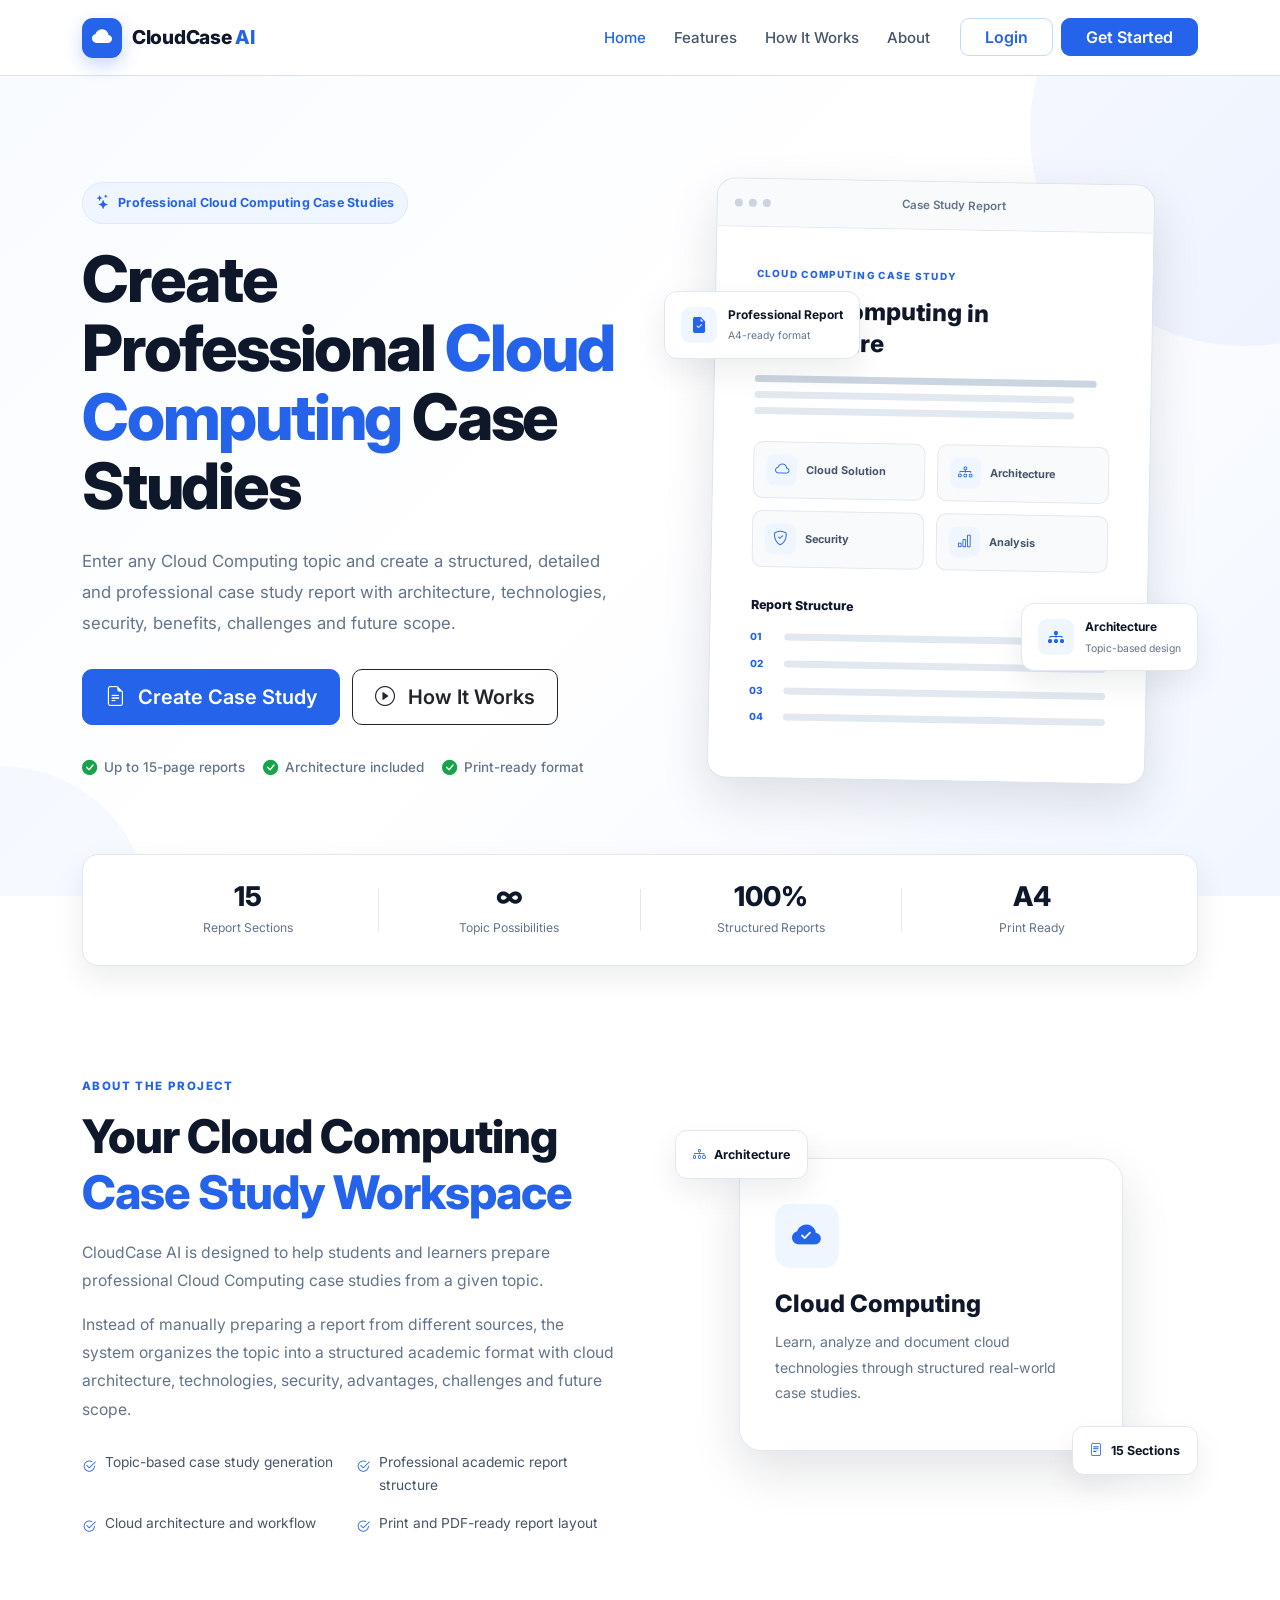
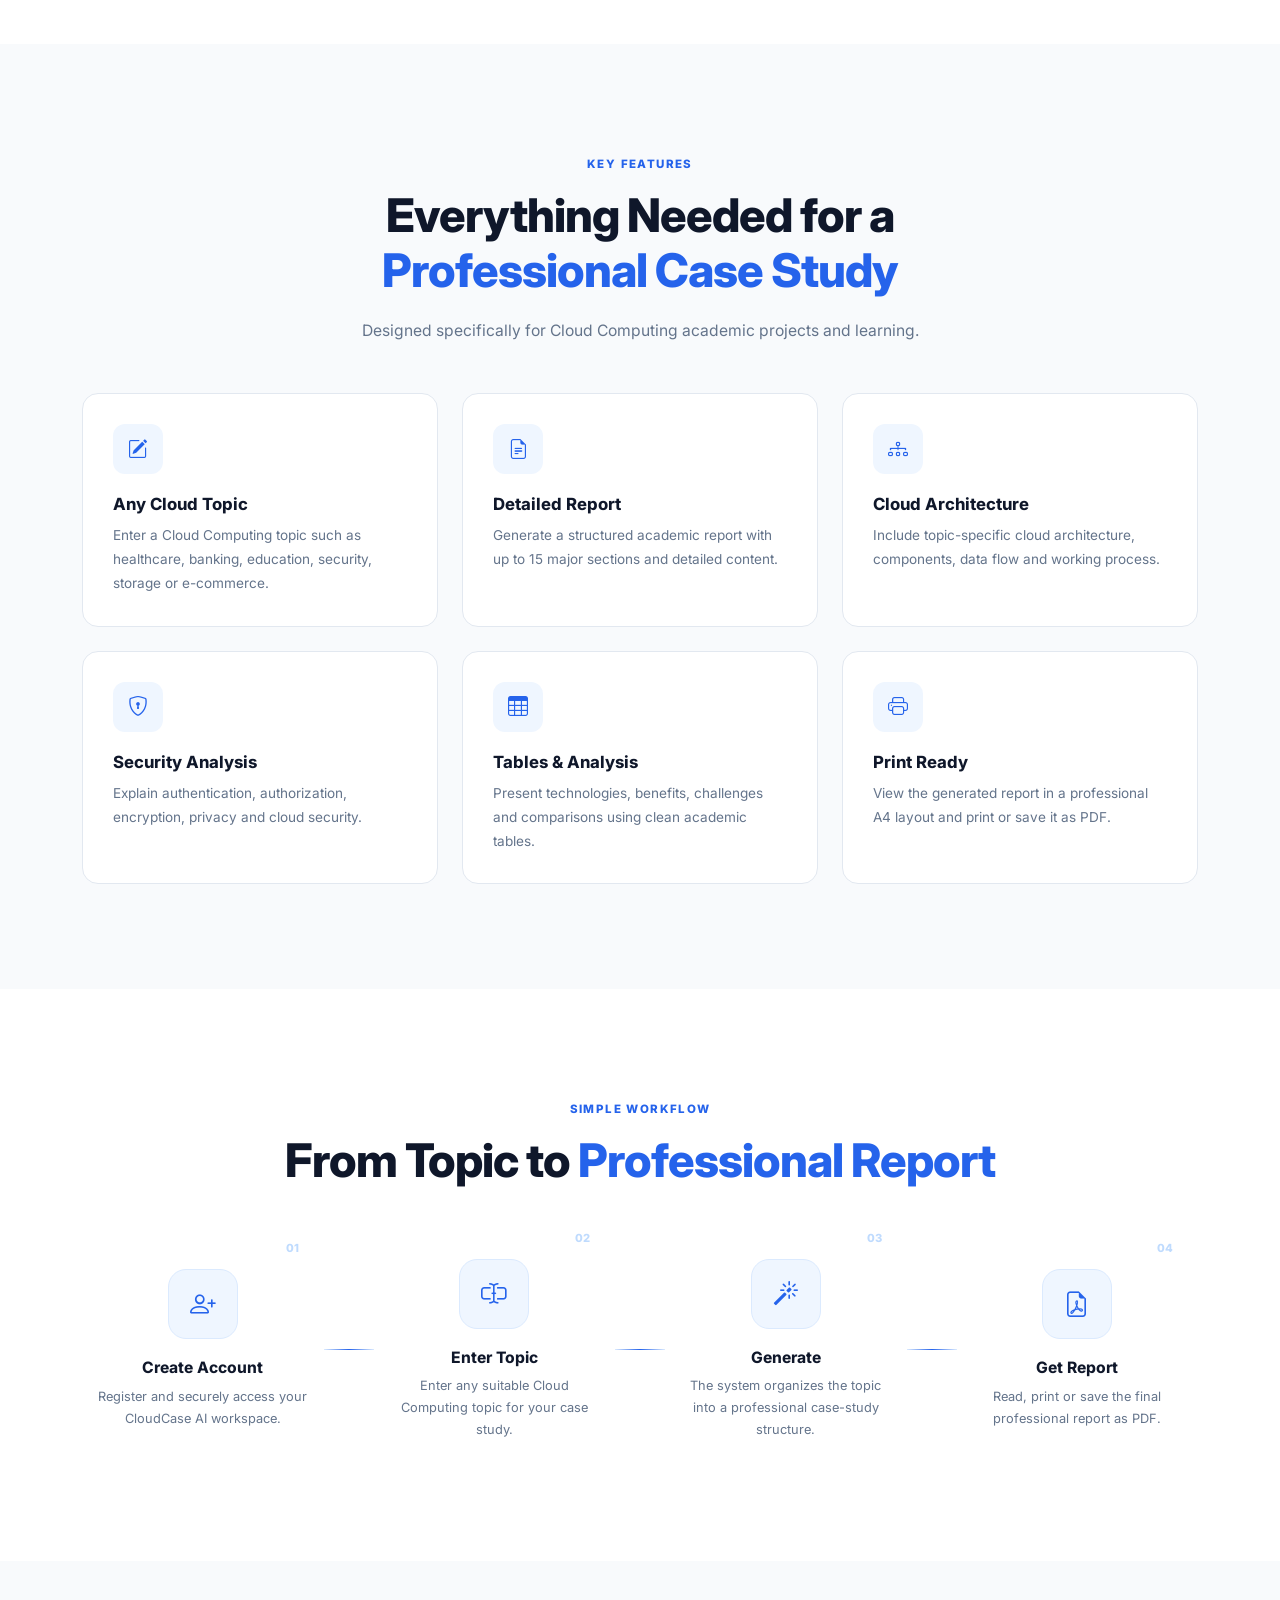
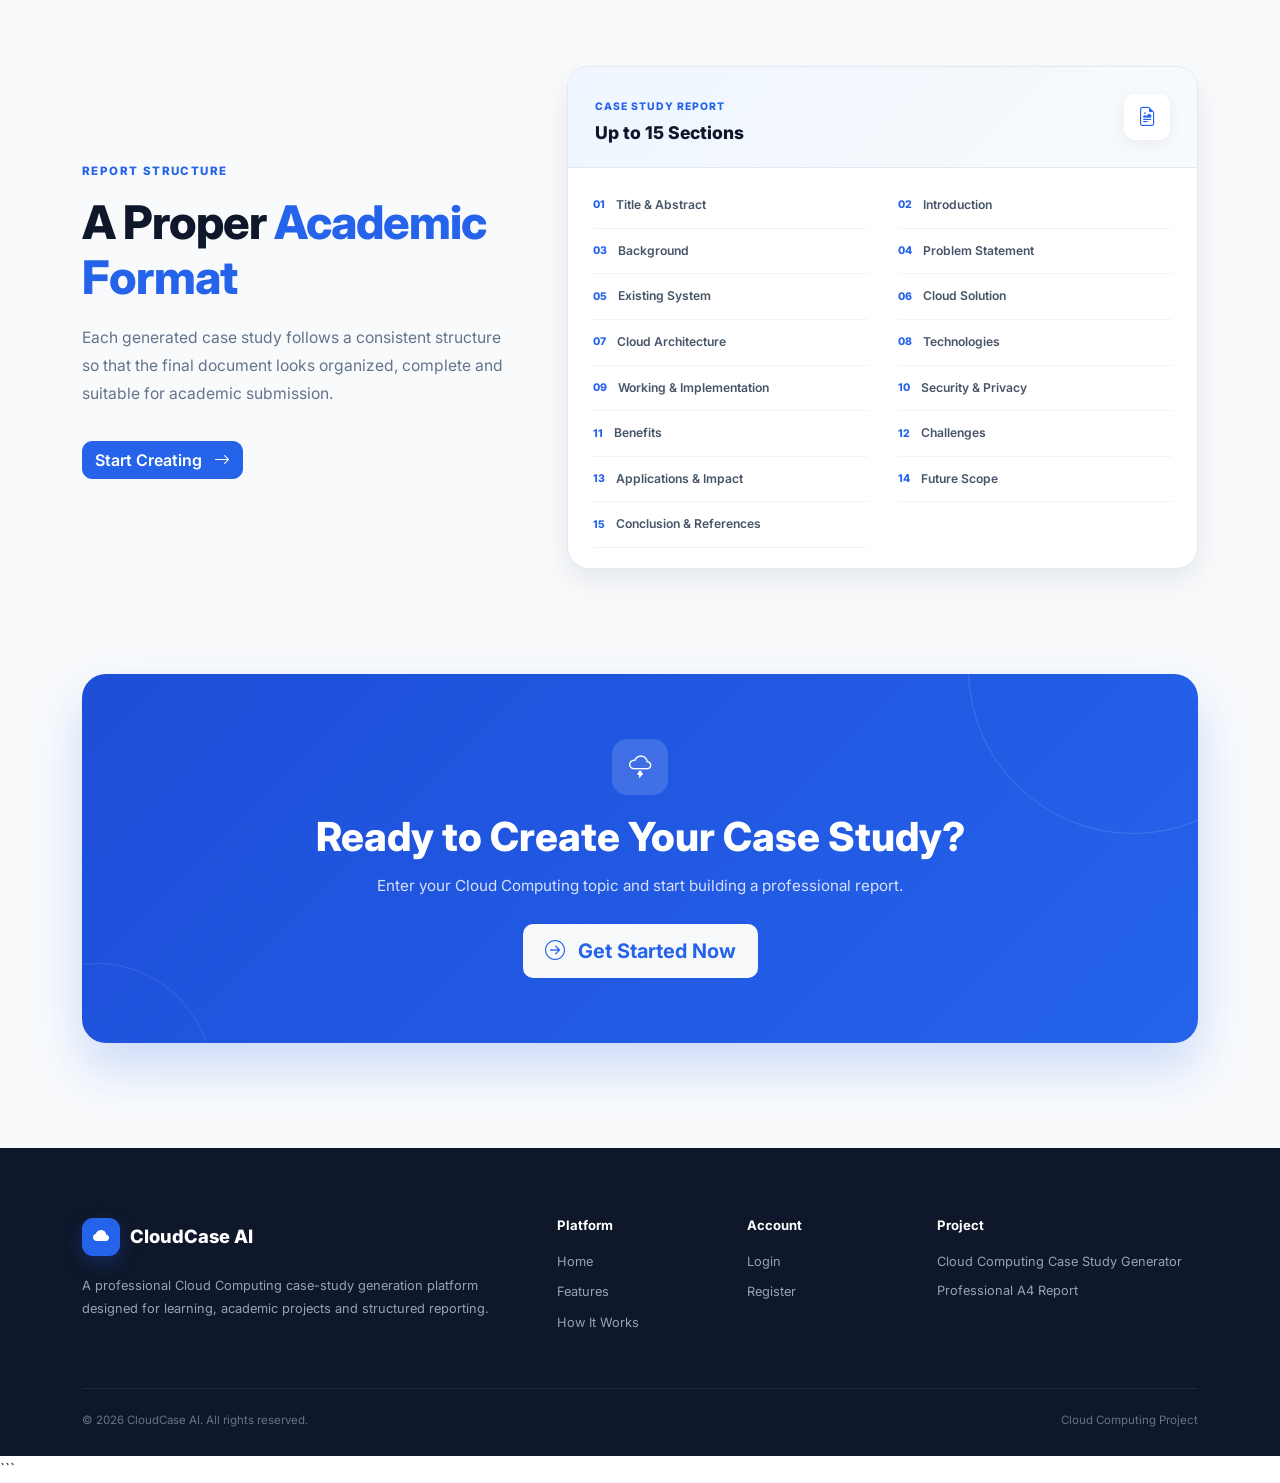
<file: index.html>
<!DOCTYPE html>
<html lang="en">
<head>
    <meta charset="UTF-8">
    <meta name="viewport" content="width=device-width, initial-scale=1.0">

    <meta
        name="description"
        content="CloudCase AI - Professional Cloud Computing Case Study Generator"
    >

    <title>CloudCase AI | Cloud Computing Case Study Generator</title>

    <!-- Bootstrap -->
    <link
        href="https://cdn.jsdelivr.net/npm/bootstrap@5.3.3/dist/css/bootstrap.min.css"
        rel="stylesheet"
    >

    <!-- Bootstrap Icons -->
    <link
        href="https://cdn.jsdelivr.net/npm/bootstrap-icons@1.11.3/font/bootstrap-icons.min.css"
        rel="stylesheet"
    >

    <!-- Google Font -->
    <link
        href="https://fonts.googleapis.com/css2?family=Inter:wght@400;500;600;700;800&display=swap"
        rel="stylesheet"
    >

    <!-- Main CSS -->
    <link rel="stylesheet" href="css/style.css">
</head>

<body>

<!-- =========================================================
     NAVBAR
========================================================= -->

<nav class="navbar navbar-expand-lg navbar-light bg-white border-bottom sticky-top">

    <div class="container">

        <a
            class="navbar-brand d-flex align-items-center"
            href="index.html"
        >

            <span class="brand-icon">
                <i class="bi bi-cloud-fill"></i>
            </span>

            <span class="brand-text">
                CloudCase <span>AI</span>
            </span>

        </a>


        <button
            class="navbar-toggler"
            type="button"
            data-bs-toggle="collapse"
            data-bs-target="#mainNavbar"
            aria-controls="mainNavbar"
            aria-expanded="false"
            aria-label="Toggle navigation"
        >

            <span class="navbar-toggler-icon"></span>

        </button>


        <div
            class="collapse navbar-collapse"
            id="mainNavbar"
        >

            <ul class="navbar-nav ms-auto align-items-lg-center">

                <li class="nav-item">
                    <a
                        class="nav-link active"
                        href="index.html"
                    >
                        Home
                    </a>
                </li>

                <li class="nav-item">
                    <a
                        class="nav-link"
                        href="#features"
                    >
                        Features
                    </a>
                </li>

                <li class="nav-item">
                    <a
                        class="nav-link"
                        href="#how-it-works"
                    >
                        How It Works
                    </a>
                </li>

                <li class="nav-item">
                    <a
                        class="nav-link"
                        href="#about"
                    >
                        About
                    </a>
                </li>

                <li class="nav-item ms-lg-3 mt-2 mt-lg-0">

                    <a
                        href="login.html"
                        class="btn btn-outline-primary px-4"
                    >
                        Login
                    </a>

                </li>

                <li class="nav-item ms-lg-2 mt-2 mt-lg-0">

                    <a
                        href="register.html"
                        class="btn btn-primary px-4"
                    >
                        Get Started
                    </a>

                </li>

            </ul>

        </div>

    </div>

</nav>


<!-- =========================================================
     HERO SECTION
========================================================= -->

<section class="hero-section">

    <div class="container">

        <div class="row align-items-center g-5">

            <!-- Hero Content -->

            <div class="col-lg-6">

                <div class="hero-badge">

                    <i class="bi bi-stars"></i>

                    Professional Cloud Computing Case Studies

                </div>


                <h1 class="hero-title">

                    Create Professional

                    <span>Cloud Computing</span>

                    Case Studies

                </h1>


                <p class="hero-description">

                    Enter any Cloud Computing topic and create a
                    structured, detailed and professional case study
                    report with architecture, technologies, security,
                    benefits, challenges and future scope.

                </p>


                <div class="hero-buttons">

                    <a
                        href="register.html"
                        class="btn btn-primary btn-lg"
                    >

                        <i class="bi bi-file-earmark-text me-2"></i>

                        Create Case Study

                    </a>


                    <a
                        href="#how-it-works"
                        class="btn btn-outline-dark btn-lg"
                    >

                        <i class="bi bi-play-circle me-2"></i>

                        How It Works

                    </a>

                </div>


                <div class="hero-trust">

                    <div class="trust-item">

                        <i class="bi bi-check-circle-fill"></i>

                        Up to 15-page reports

                    </div>

                    <div class="trust-item">

                        <i class="bi bi-check-circle-fill"></i>

                        Architecture included

                    </div>

                    <div class="trust-item">

                        <i class="bi bi-check-circle-fill"></i>

                        Print-ready format

                    </div>

                </div>

            </div>


            <!-- Hero Report Preview -->

            <div class="col-lg-6">

                <div class="report-preview">

                    <div class="report-window">

                        <div class="window-top">

                            <div class="window-dots">

                                <span></span>
                                <span></span>
                                <span></span>

                            </div>

                            <span class="window-title">
                                Case Study Report
                            </span>

                        </div>


                        <div class="paper-preview">

                            <div class="paper-label">
                                CLOUD COMPUTING CASE STUDY
                            </div>


                            <h3>
                                Cloud Computing in Healthcare
                            </h3>


                            <div class="paper-line large"></div>

                            <div class="paper-line"></div>

                            <div class="paper-line"></div>


                            <div class="preview-grid">

                                <div>

                                    <div class="mini-icon">
                                        <i class="bi bi-cloud"></i>
                                    </div>

                                    <strong>
                                        Cloud Solution
                                    </strong>

                                </div>


                                <div>

                                    <div class="mini-icon">
                                        <i class="bi bi-diagram-3"></i>
                                    </div>

                                    <strong>
                                        Architecture
                                    </strong>

                                </div>


                                <div>

                                    <div class="mini-icon">
                                        <i class="bi bi-shield-check"></i>
                                    </div>

                                    <strong>
                                        Security
                                    </strong>

                                </div>


                                <div>

                                    <div class="mini-icon">
                                        <i class="bi bi-bar-chart"></i>
                                    </div>

                                    <strong>
                                        Analysis
                                    </strong>

                                </div>

                            </div>


                            <div class="preview-heading">
                                Report Structure
                            </div>


                            <div class="structure-row">

                                <span>01</span>
                                <div></div>

                            </div>

                            <div class="structure-row">

                                <span>02</span>
                                <div></div>

                            </div>

                            <div class="structure-row">

                                <span>03</span>
                                <div></div>

                            </div>

                            <div class="structure-row">

                                <span>04</span>
                                <div></div>

                            </div>

                        </div>

                    </div>


                    <div class="floating-card floating-card-one">

                        <i class="bi bi-file-earmark-check-fill"></i>

                        <div>

                            <strong>
                                Professional Report
                            </strong>

                            <small>
                                A4-ready format
                            </small>

                        </div>

                    </div>


                    <div class="floating-card floating-card-two">

                        <i class="bi bi-diagram-3-fill"></i>

                        <div>

                            <strong>
                                Architecture
                            </strong>

                            <small>
                                Topic-based design
                            </small>

                        </div>

                    </div>

                </div>

            </div>

        </div>

    </div>

</section>


<!-- =========================================================
     STATS
========================================================= -->

<section class="stats-section">

    <div class="container">

        <div class="stats-box">

            <div class="stat-item">

                <strong>
                    15
                </strong>

                <span>
                    Report Sections
                </span>

            </div>


            <div class="stat-divider"></div>


            <div class="stat-item">

                <strong>
                    ∞
                </strong>

                <span>
                    Topic Possibilities
                </span>

            </div>


            <div class="stat-divider"></div>


            <div class="stat-item">

                <strong>
                    100%
                </strong>

                <span>
                    Structured Reports
                </span>

            </div>


            <div class="stat-divider"></div>


            <div class="stat-item">

                <strong>
                    A4
                </strong>

                <span>
                    Print Ready
                </span>

            </div>

        </div>

    </div>

</section>


<!-- =========================================================
     ABOUT
========================================================= -->

<section
    class="section-padding about-section"
    id="about"
>

    <div class="container">

        <div class="row align-items-center g-5">

            <div class="col-lg-6">

                <div class="section-label">
                    ABOUT THE PROJECT
                </div>


                <h2 class="section-title">

                    Your Cloud Computing
                    <span>Case Study Workspace</span>

                </h2>


                <p class="section-description">

                    CloudCase AI is designed to help students and
                    learners prepare professional Cloud Computing
                    case studies from a given topic.

                </p>


                <p class="section-description">

                    Instead of manually preparing a report from
                    different sources, the system organizes the
                    topic into a structured academic format with
                    cloud architecture, technologies, security,
                    advantages, challenges and future scope.

                </p>


                <div class="about-points">

                    <div class="about-point">

                        <i class="bi bi-check2-circle"></i>

                        <span>
                            Topic-based case study generation
                        </span>

                    </div>


                    <div class="about-point">

                        <i class="bi bi-check2-circle"></i>

                        <span>
                            Professional academic report structure
                        </span>

                    </div>


                    <div class="about-point">

                        <i class="bi bi-check2-circle"></i>

                        <span>
                            Cloud architecture and workflow
                        </span>

                    </div>


                    <div class="about-point">

                        <i class="bi bi-check2-circle"></i>

                        <span>
                            Print and PDF-ready report layout
                        </span>

                    </div>

                </div>

            </div>


            <div class="col-lg-6">

                <div class="about-visual">

                    <div class="about-main-card">

                        <div class="about-card-icon">

                            <i class="bi bi-cloud-check-fill"></i>

                        </div>


                        <h4>
                            Cloud Computing
                        </h4>


                        <p>
                            Learn, analyze and document cloud
                            technologies through structured
                            real-world case studies.
                        </p>

                    </div>


                    <div class="about-small-card about-small-one">

                        <i class="bi bi-diagram-3"></i>

                        <span>
                            Architecture
                        </span>

                    </div>


                    <div class="about-small-card about-small-two">

                        <i class="bi bi-file-text"></i>

                        <span>
                            15 Sections
                        </span>

                    </div>


                    <div class="about-circle">

                        <i class="bi bi-cloud"></i>

                    </div>

                </div>

            </div>

        </div>

    </div>

</section>


<!-- =========================================================
     FEATURES
========================================================= -->

<section
    class="section-padding features-section"
    id="features"
>

    <div class="container">

        <div class="section-heading text-center">

            <div class="section-label">
                KEY FEATURES
            </div>


            <h2 class="section-title">

                Everything Needed for a
                <span>Professional Case Study</span>

            </h2>


            <p class="section-description mx-auto">

                Designed specifically for Cloud Computing
                academic projects and learning.

            </p>

        </div>


        <div class="row g-4 mt-4">

            <!-- Feature 1 -->

            <div class="col-md-6 col-lg-4">

                <div class="feature-card">

                    <div class="feature-icon">
                        <i class="bi bi-pencil-square"></i>
                    </div>

                    <h4>
                        Any Cloud Topic
                    </h4>

                    <p>
                        Enter a Cloud Computing topic such as
                        healthcare, banking, education, security,
                        storage or e-commerce.
                    </p>

                </div>

            </div>


            <!-- Feature 2 -->

            <div class="col-md-6 col-lg-4">

                <div class="feature-card">

                    <div class="feature-icon">
                        <i class="bi bi-file-earmark-text"></i>
                    </div>

                    <h4>
                        Detailed Report
                    </h4>

                    <p>
                        Generate a structured academic report with
                        up to 15 major sections and detailed content.
                    </p>

                </div>

            </div>


            <!-- Feature 3 -->

            <div class="col-md-6 col-lg-4">

                <div class="feature-card">

                    <div class="feature-icon">
                        <i class="bi bi-diagram-3"></i>
                    </div>

                    <h4>
                        Cloud Architecture
                    </h4>

                    <p>
                        Include topic-specific cloud architecture,
                        components, data flow and working process.
                    </p>

                </div>

            </div>


            <!-- Feature 4 -->

            <div class="col-md-6 col-lg-4">

                <div class="feature-card">

                    <div class="feature-icon">
                        <i class="bi bi-shield-lock"></i>
                    </div>

                    <h4>
                        Security Analysis
                    </h4>

                    <p>
                        Explain authentication, authorization,
                        encryption, privacy and cloud security.
                    </p>

                </div>

            </div>


            <!-- Feature 5 -->

            <div class="col-md-6 col-lg-4">

                <div class="feature-card">

                    <div class="feature-icon">
                        <i class="bi bi-table"></i>
                    </div>

                    <h4>
                        Tables & Analysis
                    </h4>

                    <p>
                        Present technologies, benefits, challenges
                        and comparisons using clean academic tables.
                    </p>

                </div>

            </div>


            <!-- Feature 6 -->

            <div class="col-md-6 col-lg-4">

                <div class="feature-card">

                    <div class="feature-icon">
                        <i class="bi bi-printer"></i>
                    </div>

                    <h4>
                        Print Ready
                    </h4>

                    <p>
                        View the generated report in a professional
                        A4 layout and print or save it as PDF.
                    </p>

                </div>

            </div>

        </div>

    </div>

</section>


<!-- =========================================================
     HOW IT WORKS
========================================================= -->

<section
    class="section-padding workflow-section"
    id="how-it-works"
>

    <div class="container">

        <div class="section-heading text-center">

            <div class="section-label">
                SIMPLE WORKFLOW
            </div>


            <h2 class="section-title">

                From Topic to
                <span>Professional Report</span>

            </h2>

        </div>


        <div class="workflow">

            <!-- Step 1 -->

            <div class="workflow-step">

                <div class="workflow-number">
                    01
                </div>

                <div class="workflow-icon">
                    <i class="bi bi-person-plus"></i>
                </div>

                <h4>
                    Create Account
                </h4>

                <p>
                    Register and securely access your
                    CloudCase AI workspace.
                </p>

            </div>


            <div class="workflow-line"></div>


            <!-- Step 2 -->

            <div class="workflow-step">

                <div class="workflow-number">
                    02
                </div>

                <div class="workflow-icon">
                    <i class="bi bi-input-cursor-text"></i>
                </div>

                <h4>
                    Enter Topic
                </h4>

                <p>
                    Enter any suitable Cloud Computing
                    topic for your case study.
                </p>

            </div>


            <div class="workflow-line"></div>


            <!-- Step 3 -->

            <div class="workflow-step">

                <div class="workflow-number">
                    03
                </div>

                <div class="workflow-icon">
                    <i class="bi bi-magic"></i>
                </div>

                <h4>
                    Generate
                </h4>

                <p>
                    The system organizes the topic into
                    a professional case-study structure.
                </p>

            </div>


            <div class="workflow-line"></div>


            <!-- Step 4 -->

            <div class="workflow-step">

                <div class="workflow-number">
                    04
                </div>

                <div class="workflow-icon">
                    <i class="bi bi-file-earmark-pdf"></i>
                </div>

                <h4>
                    Get Report
                </h4>

                <p>
                    Read, print or save the final
                    professional report as PDF.
                </p>

            </div>

        </div>

    </div>

</section>


<!-- =========================================================
     REPORT STRUCTURE
========================================================= -->

<section class="section-padding structure-section">

    <div class="container">

        <div class="row align-items-center g-5">

            <div class="col-lg-5">

                <div class="section-label">
                    REPORT STRUCTURE
                </div>


                <h2 class="section-title">

                    A Proper
                    <span>Academic Format</span>

                </h2>


                <p class="section-description">

                    Each generated case study follows a consistent
                    structure so that the final document looks
                    organized, complete and suitable for academic
                    submission.

                </p>


                <a
                    href="register.html"
                    class="btn btn-primary mt-3"
                >

                    Start Creating

                    <i class="bi bi-arrow-right ms-2"></i>

                </a>

            </div>


            <div class="col-lg-7">

                <div class="structure-card">

                    <div class="structure-card-header">

                        <div>

                            <small>
                                CASE STUDY REPORT
                            </small>

                            <h4>
                                Up to 15 Sections
                            </h4>

                        </div>

                        <i class="bi bi-file-earmark-richtext"></i>

                    </div>


                    <div class="report-sections">

                        <div class="report-section-item">
                            <span>01</span>
                            <strong>Title & Abstract</strong>
                        </div>

                        <div class="report-section-item">
                            <span>02</span>
                            <strong>Introduction</strong>
                        </div>

                        <div class="report-section-item">
                            <span>03</span>
                            <strong>Background</strong>
                        </div>

                        <div class="report-section-item">
                            <span>04</span>
                            <strong>Problem Statement</strong>
                        </div>

                        <div class="report-section-item">
                            <span>05</span>
                            <strong>Existing System</strong>
                        </div>

                        <div class="report-section-item">
                            <span>06</span>
                            <strong>Cloud Solution</strong>
                        </div>

                        <div class="report-section-item">
                            <span>07</span>
                            <strong>Cloud Architecture</strong>
                        </div>

                        <div class="report-section-item">
                            <span>08</span>
                            <strong>Technologies</strong>
                        </div>

                        <div class="report-section-item">
                            <span>09</span>
                            <strong>Working & Implementation</strong>
                        </div>

                        <div class="report-section-item">
                            <span>10</span>
                            <strong>Security & Privacy</strong>
                        </div>

                        <div class="report-section-item">
                            <span>11</span>
                            <strong>Benefits</strong>
                        </div>

                        <div class="report-section-item">
                            <span>12</span>
                            <strong>Challenges</strong>
                        </div>

                        <div class="report-section-item">
                            <span>13</span>
                            <strong>Applications & Impact</strong>
                        </div>

                        <div class="report-section-item">
                            <span>14</span>
                            <strong>Future Scope</strong>
                        </div>

                        <div class="report-section-item">
                            <span>15</span>
                            <strong>Conclusion & References</strong>
                        </div>

                    </div>

                </div>

            </div>

        </div>

    </div>

</section>


<!-- =========================================================
     CTA
========================================================= -->

<section class="cta-section">

    <div class="container">

        <div class="cta-box">

            <div class="cta-content">

                <div class="cta-icon">
                    <i class="bi bi-cloud-lightning"></i>
                </div>


                <h2>
                    Ready to Create Your Case Study?
                </h2>


                <p>
                    Enter your Cloud Computing topic and
                    start building a professional report.
                </p>


                <a
                    href="register.html"
                    class="btn btn-light btn-lg"
                >

                    <i class="bi bi-arrow-right-circle me-2"></i>

                    Get Started Now

                </a>

            </div>

        </div>

    </div>

</section>


<!-- =========================================================
     FOOTER
========================================================= -->

<footer class="footer">

    <div class="container">

        <div class="row g-4">

            <div class="col-lg-5">

                <a
                    href="index.html"
                    class="footer-brand"
                >

                    <span class="brand-icon">
                        <i class="bi bi-cloud-fill"></i>
                    </span>

                    CloudCase AI

                </a>


                <p class="footer-description">

                    A professional Cloud Computing case-study
                    generation platform designed for learning,
                    academic projects and structured reporting.

                </p>

            </div>


            <div class="col-6 col-lg-2">

                <h6>
                    Platform
                </h6>

                <a href="index.html">
                    Home
                </a>

                <a href="#features">
                    Features
                </a>

                <a href="#how-it-works">
                    How It Works
                </a>

            </div>


            <div class="col-6 col-lg-2">

                <h6>
                    Account
                </h6>

                <a href="login.html">
                    Login
                </a>

                <a href="register.html">
                    Register
                </a>

            </div>


            <div class="col-lg-3">

                <h6>
                    Project
                </h6>

                <p>
                    Cloud Computing
                    Case Study Generator
                </p>

                <p>
                    Professional A4 Report
                </p>

            </div>

        </div>


        <div class="footer-bottom">

            <span>
                © 2026 CloudCase AI. All rights reserved.
            </span>

            <span>
                Cloud Computing Project
            </span>

        </div>

    </div>

</footer>


<!-- Bootstrap JS -->

<script
    src="https://cdn.jsdelivr.net/npm/bootstrap@5.3.3/dist/js/bootstrap.bundle.min.js">
</script>

</body>
</html>
```
</file>
<file: css/style.css>
/* =========================================================
   CLOUDCASE AI
   MAIN PROFESSIONAL STYLESHEET
========================================================= */

:root {
    --primary: #2563eb;
    --primary-dark: #1d4ed8;
    --primary-light: #eff6ff;

    --dark: #0f172a;
    --dark-soft: #1e293b;

    --text: #334155;
    --muted: #64748b;

    --white: #ffffff;
    --light: #f8fafc;
    --border: #e2e8f0;

    --success: #16a34a;

    --shadow-sm: 0 4px 15px rgba(15, 23, 42, 0.06);
    --shadow-md: 0 12px 30px rgba(15, 23, 42, 0.08);
    --shadow-lg: 0 20px 50px rgba(15, 23, 42, 0.12);

    --radius-sm: 10px;
    --radius-md: 16px;
    --radius-lg: 22px;
}


/* =========================================================
   GLOBAL
========================================================= */

* {
    margin: 0;
    padding: 0;
    box-sizing: border-box;
}

html {
    scroll-behavior: smooth;
}

body {
    font-family: "Inter", sans-serif;
    color: var(--text);
    background: var(--white);
    line-height: 1.7;
    overflow-x: hidden;
}

a {
    text-decoration: none;
}

button,
input,
textarea,
select {
    font-family: inherit;
}

img {
    max-width: 100%;
    display: block;
}


/* =========================================================
   NAVBAR
========================================================= */

.navbar {
    min-height: 76px;
    background: rgba(255, 255, 255, 0.97) !important;
    z-index: 1000;
}

.navbar-brand {
    gap: 10px;
}

.brand-icon {
    width: 40px;
    height: 40px;

    display: inline-flex;
    align-items: center;
    justify-content: center;

    background: var(--primary);
    color: var(--white);

    border-radius: 11px;

    font-size: 1.25rem;

    box-shadow:
        0 7px 18px rgba(37, 99, 235, 0.25);
}

.brand-text {
    color: var(--dark);
    font-size: 1.2rem;
    font-weight: 800;
    letter-spacing: -0.3px;
}

.brand-text span {
    color: var(--primary);
}

.navbar .nav-link {
    color: #475569;
    font-size: 0.94rem;
    font-weight: 500;
    padding: 9px 14px !important;
    transition: 0.2s ease;
}

.navbar .nav-link:hover,
.navbar .nav-link.active {
    color: var(--primary);
}

.navbar .btn {
    font-weight: 600;
    border-radius: 9px;
}

.navbar-toggler {
    border: 1px solid var(--border);
    padding: 7px 9px;
}

.navbar-toggler:focus {
    box-shadow: 0 0 0 3px rgba(37, 99, 235, 0.1);
}


/* =========================================================
   BUTTONS
========================================================= */

.btn {
    font-weight: 600;
    border-radius: 10px;
    transition:
        transform 0.2s ease,
        box-shadow 0.2s ease,
        background 0.2s ease;
}

.btn-primary {
    background: var(--primary);
    border-color: var(--primary);
}

.btn-primary:hover {
    background: var(--primary-dark);
    border-color: var(--primary-dark);

    transform: translateY(-2px);

    box-shadow:
        0 10px 22px rgba(37, 99, 235, 0.22);
}

.btn-outline-primary {
    border-color: #bfdbfe;
    color: var(--primary);
}

.btn-outline-primary:hover {
    background: var(--primary);
    border-color: var(--primary);
}

.btn-outline-dark:hover {
    transform: translateY(-2px);
}


/* =========================================================
   HERO SECTION
========================================================= */

.hero-section {
    position: relative;
    overflow: hidden;

    padding: 105px 0 115px;

    background:
        linear-gradient(
            135deg,
            #f8fbff 0%,
            #ffffff 50%,
            #f1f6ff 100%
        );
}

.hero-section::before {
    content: "";

    position: absolute;

    width: 430px;
    height: 430px;

    right: -180px;
    top: -160px;

    border-radius: 50%;

    background: rgba(37, 99, 235, 0.05);

    pointer-events: none;
}

.hero-section::after {
    content: "";

    position: absolute;

    width: 300px;
    height: 300px;

    left: -150px;
    bottom: -170px;

    border-radius: 50%;

    background: rgba(59, 130, 246, 0.04);

    pointer-events: none;
}


/* =========================================================
   HERO CONTENT
========================================================= */

.hero-badge {
    display: inline-flex;
    align-items: center;
    gap: 8px;

    padding: 8px 13px;

    margin-bottom: 20px;

    background: var(--primary-light);
    color: var(--primary);

    border: 1px solid #dbeafe;

    border-radius: 30px;

    font-size: 0.78rem;
    font-weight: 700;

    letter-spacing: 0.2px;
}

.hero-badge i {
    font-size: 0.9rem;
}

.hero-title {
    max-width: 650px;

    color: var(--dark);

    font-size: clamp(2.5rem, 5vw, 4.25rem);

    line-height: 1.08;

    font-weight: 800;

    letter-spacing: -2.2px;

    margin-bottom: 25px;
}

.hero-title span {
    display: inline;

    color: var(--primary);
}

.hero-description {
    max-width: 620px;

    color: var(--muted);

    font-size: 1.05rem;

    line-height: 1.85;

    margin-bottom: 30px;
}

.hero-buttons {
    display: flex;
    flex-wrap: wrap;
    gap: 12px;
}

.hero-buttons .btn {
    padding: 12px 22px;
}

.hero-trust {
    display: flex;
    flex-wrap: wrap;
    gap: 18px;

    margin-top: 30px;
}

.trust-item {
    display: flex;
    align-items: center;
    gap: 7px;

    color: #64748b;

    font-size: 0.84rem;
    font-weight: 500;
}

.trust-item i {
    color: var(--success);
    font-size: 0.95rem;
}


/* =========================================================
   REPORT PREVIEW
========================================================= */

.report-preview {
    position: relative;

    width: 100%;
    max-width: 560px;

    min-height: 590px;

    margin: auto;

    display: flex;
    align-items: center;
    justify-content: center;
}

.report-window {
    width: 82%;

    background: var(--white);

    border: 1px solid #dbe4ef;

    border-radius: 18px;

    overflow: hidden;

    box-shadow: var(--shadow-lg);

    transform: rotate(1deg);

    position: relative;

    z-index: 2;
}

.window-top {
    height: 48px;

    display: flex;
    align-items: center;

    padding: 0 17px;

    border-bottom: 1px solid var(--border);

    background: #f8fafc;
}

.window-dots {
    display: flex;
    gap: 6px;
}

.window-dots span {
    width: 8px;
    height: 8px;

    border-radius: 50%;

    background: #cbd5e1;
}

.window-title {
    margin-left: auto;
    margin-right: auto;

    color: #64748b;

    font-size: 0.72rem;
    font-weight: 600;
}

.paper-preview {
    padding: 38px 40px 42px;

    min-height: 500px;

    background: #ffffff;
}

.paper-label {
    color: var(--primary);

    font-size: 0.62rem;
    font-weight: 800;

    letter-spacing: 1.3px;

    margin-bottom: 12px;
}

.paper-preview h3 {
    color: var(--dark);

    font-size: 1.5rem;
    line-height: 1.35;

    font-weight: 800;

    margin-bottom: 16px;
}

.paper-line {
    height: 7px;

    width: 90%;

    margin-bottom: 9px;

    border-radius: 20px;

    background: #e2e8f0;
}

.paper-line.large {
    width: 96%;
    background: #cbd5e1;
}

.preview-grid {
    display: grid;

    grid-template-columns: repeat(2, 1fr);

    gap: 12px;

    margin: 27px 0;
}

.preview-grid > div {
    display: flex;
    align-items: center;
    gap: 9px;

    padding: 12px;

    border: 1px solid #e2e8f0;

    border-radius: 10px;

    background: #f8fafc;
}

.preview-grid strong {
    color: #475569;

    font-size: 0.68rem;

    font-weight: 700;
}

.mini-icon {
    width: 31px;
    height: 31px;

    flex-shrink: 0;

    display: flex;
    align-items: center;
    justify-content: center;

    background: var(--primary-light);

    color: var(--primary);

    border-radius: 8px;

    font-size: 0.9rem;
}

.preview-heading {
    color: var(--dark);

    font-size: 0.78rem;
    font-weight: 800;

    margin-bottom: 13px;
}

.structure-row {
    display: flex;
    align-items: center;

    gap: 10px;

    margin-bottom: 10px;
}

.structure-row span {
    width: 24px;

    color: var(--primary);

    font-size: 0.62rem;
    font-weight: 800;
}

.structure-row div {
    height: 7px;

    flex: 1;

    border-radius: 20px;

    background: #e2e8f0;
}

.structure-row:nth-child(3) div {
    width: 75%;
}

.structure-row:nth-child(4) div {
    width: 90%;
}


/* =========================================================
   FLOATING CARDS
========================================================= */

.floating-card {
    position: absolute;

    display: flex;
    align-items: center;

    gap: 11px;

    padding: 13px 16px;

    background: var(--white);

    border: 1px solid #e2e8f0;

    border-radius: 13px;

    box-shadow: var(--shadow-md);

    z-index: 3;
}

.floating-card i {
    width: 36px;
    height: 36px;

    display: flex;
    align-items: center;
    justify-content: center;

    background: var(--primary-light);

    color: var(--primary);

    border-radius: 9px;

    font-size: 1rem;
}

.floating-card strong {
    display: block;

    color: var(--dark);

    font-size: 0.75rem;

    font-weight: 700;
}

.floating-card small {
    display: block;

    color: var(--muted);

    font-size: 0.65rem;

    margin-top: 2px;
}

.floating-card-one {
    top: 110px;
    left: 0;
}

.floating-card-two {
    right: 0;
    bottom: 110px;
}


/* =========================================================
   STATS
========================================================= */

.stats-section {
    position: relative;

    margin-top: -42px;

    z-index: 10;
}

.stats-box {
    display: grid;

    grid-template-columns:
        1fr
        auto
        1fr
        auto
        1fr
        auto
        1fr;

    align-items: center;

    padding: 26px 35px;

    background: var(--white);

    border: 1px solid var(--border);

    border-radius: var(--radius-md);

    box-shadow: var(--shadow-md);
}

.stat-item {
    text-align: center;
}

.stat-item strong {
    display: block;

    color: var(--dark);

    font-size: 1.7rem;

    font-weight: 800;

    line-height: 1.2;
}

.stat-item span {
    display: block;

    color: var(--muted);

    font-size: 0.76rem;

    margin-top: 4px;
}

.stat-divider {
    width: 1px;
    height: 42px;

    background: var(--border);
}


/* =========================================================
   GENERAL SECTIONS
========================================================= */

.section-padding {
    padding: 105px 0;
}

.about-section {
    background: var(--white);
}

.features-section {
    background: #f8fafc;
}

.workflow-section {
    background: var(--white);
}

.structure-section {
    background: #f8fafc;
}

.section-label {
    display: inline-block;

    color: var(--primary);

    font-size: 0.72rem;
    font-weight: 800;

    letter-spacing: 1.4px;

    margin-bottom: 13px;
}

.section-title {
    color: var(--dark);

    font-size: clamp(2rem, 4vw, 2.9rem);

    line-height: 1.2;

    font-weight: 800;

    letter-spacing: -1px;

    margin-bottom: 18px;
}

.section-title span {
    color: var(--primary);
}

.section-description {
    max-width: 650px;

    color: var(--muted);

    font-size: 0.98rem;

    line-height: 1.8;
}

.section-heading {
    max-width: 750px;

    margin: 0 auto;
}


/* =========================================================
   ABOUT
========================================================= */

.about-points {
    margin-top: 27px;

    display: grid;

    grid-template-columns: repeat(2, 1fr);

    gap: 14px;
}

.about-point {
    display: flex;
    align-items: flex-start;

    gap: 9px;

    color: #475569;

    font-size: 0.86rem;
}

.about-point i {
    color: var(--primary);

    margin-top: 4px;
}

.about-visual {
    min-height: 440px;

    position: relative;

    display: flex;
    align-items: center;
    justify-content: center;
}

.about-main-card {
    width: 72%;

    padding: 45px 35px;

    background: var(--white);

    border: 1px solid var(--border);

    border-radius: 22px;

    box-shadow: var(--shadow-lg);

    position: relative;

    z-index: 2;
}

.about-card-icon {
    width: 64px;
    height: 64px;

    display: flex;
    align-items: center;
    justify-content: center;

    background: var(--primary-light);

    color: var(--primary);

    border-radius: 15px;

    font-size: 1.8rem;

    margin-bottom: 22px;
}

.about-main-card h4 {
    color: var(--dark);

    font-weight: 800;

    margin-bottom: 10px;
}

.about-main-card p {
    color: var(--muted);

    font-size: 0.88rem;

    line-height: 1.8;

    margin: 0;
}

.about-small-card {
    position: absolute;

    display: flex;
    align-items: center;

    gap: 9px;

    padding: 13px 17px;

    background: var(--white);

    border: 1px solid var(--border);

    border-radius: 12px;

    box-shadow: var(--shadow-md);

    color: var(--dark);

    font-size: 0.78rem;
    font-weight: 700;

    z-index: 4;
}

.about-small-card i {
    color: var(--primary);
}

.about-small-one {
    top: 45px;
    left: 2%;
}

.about-small-two {
    bottom: 50px;
    right: 0;
}

.about-circle {
    position: absolute;

    width: 280px;
    height: 280px;

    border-radius: 50%;

    background: #eff6ff;

    color: #bfdbfe;

    display: flex;
    align-items: center;
    justify-content: center;

    font-size: 8rem;

    z-index: 1;
}


/* =========================================================
   FEATURE CARDS
========================================================= */

.feature-card {
    height: 100%;

    padding: 30px;

    background: var(--white);

    border: 1px solid var(--border);

    border-radius: var(--radius-md);

    transition:
        transform 0.25s ease,
        box-shadow 0.25s ease,
        border-color 0.25s ease;
}

.feature-card:hover {
    transform: translateY(-6px);

    border-color: #bfdbfe;

    box-shadow: var(--shadow-md);
}

.feature-icon {
    width: 50px;
    height: 50px;

    display: flex;
    align-items: center;
    justify-content: center;

    margin-bottom: 20px;

    background: var(--primary-light);

    color: var(--primary);

    border-radius: 12px;

    font-size: 1.25rem;
}

.feature-card h4 {
    color: var(--dark);

    font-size: 1.05rem;

    font-weight: 750;

    margin-bottom: 10px;
}

.feature-card p {
    color: var(--muted);

    font-size: 0.85rem;

    line-height: 1.75;

    margin: 0;
}


/* =========================================================
   WORKFLOW
========================================================= */

.workflow {
    display: grid;

    grid-template-columns:
        1fr
        50px
        1fr
        50px
        1fr
        50px
        1fr;

    align-items: center;

    margin-top: 55px;
}

.workflow-step {
    position: relative;

    text-align: center;

    padding: 15px;
}

.workflow-number {
    position: absolute;

    top: -15px;
    right: 25px;

    color: #bfdbfe;

    font-size: 0.7rem;

    font-weight: 800;
}

.workflow-icon {
    width: 70px;
    height: 70px;

    display: flex;
    align-items: center;
    justify-content: center;

    margin: 0 auto 20px;

    background: var(--primary-light);

    color: var(--primary);

    border: 1px solid #dbeafe;

    border-radius: 18px;

    font-size: 1.6rem;
}

.workflow-step h4 {
    color: var(--dark);

    font-size: 0.98rem;

    font-weight: 750;

    margin-bottom: 8px;
}

.workflow-step p {
    color: var(--muted);

    font-size: 0.8rem;

    line-height: 1.7;

    margin: 0;
}

.workflow-line {
    height: 1px;

    background:
        linear-gradient(
            90deg,
            #dbeafe,
            var(--primary),
            #dbeafe
        );
}


/* =========================================================
   REPORT STRUCTURE
========================================================= */

.structure-card {
    background: var(--white);

    border: 1px solid var(--border);

    border-radius: var(--radius-lg);

    overflow: hidden;

    box-shadow: var(--shadow-md);
}

.structure-card-header {
    display: flex;
    align-items: center;
    justify-content: space-between;

    padding: 24px 27px;

    background:
        linear-gradient(
            135deg,
            #eff6ff,
            #f8fafc
        );

    border-bottom: 1px solid var(--border);
}

.structure-card-header small {
    color: var(--primary);

    font-size: 0.65rem;

    font-weight: 800;

    letter-spacing: 1px;
}

.structure-card-header h4 {
    color: var(--dark);

    font-size: 1.1rem;

    font-weight: 800;

    margin: 4px 0 0;
}

.structure-card-header > i {
    width: 46px;
    height: 46px;

    display: flex;
    align-items: center;
    justify-content: center;

    background: var(--white);

    color: var(--primary);

    border-radius: 11px;

    font-size: 1.2rem;

    box-shadow: var(--shadow-sm);
}

.report-sections {
    padding: 15px 25px 20px;

    display: grid;

    grid-template-columns: repeat(2, 1fr);

    column-gap: 30px;
}

.report-section-item {
    display: flex;
    align-items: center;

    gap: 11px;

    padding: 12px 0;

    border-bottom: 1px solid #f1f5f9;
}

.report-section-item span {
    color: var(--primary);

    font-size: 0.66rem;

    font-weight: 800;
}

.report-section-item strong {
    color: #475569;

    font-size: 0.76rem;

    font-weight: 600;
}


/* =========================================================
   CTA
========================================================= */

.cta-section {
    padding: 0 0 105px;

    background: #f8fafc;
}

.cta-box {
    position: relative;

    overflow: hidden;

    border-radius: 24px;

    background:
        linear-gradient(
            135deg,
            #1d4ed8,
            #2563eb
        );

    box-shadow:
        0 25px 50px rgba(37, 99, 235, 0.2);
}

.cta-box::before {
    content: "";

    position: absolute;

    width: 330px;
    height: 330px;

    border-radius: 50%;

    right: -100px;
    top: -170px;

    border: 1px solid rgba(255, 255, 255, 0.14);
}

.cta-box::after {
    content: "";

    position: absolute;

    width: 230px;
    height: 230px;

    border-radius: 50%;

    left: -100px;
    bottom: -150px;

    border: 1px solid rgba(255, 255, 255, 0.1);
}

.cta-content {
    position: relative;

    z-index: 2;

    padding: 65px 30px;

    text-align: center;
}

.cta-icon {
    width: 56px;
    height: 56px;

    display: flex;
    align-items: center;
    justify-content: center;

    margin: 0 auto 18px;

    background: rgba(255, 255, 255, 0.14);

    color: var(--white);

    border-radius: 15px;

    font-size: 1.4rem;
}

.cta-content h2 {
    color: var(--white);

    font-size: clamp(1.8rem, 4vw, 2.5rem);

    font-weight: 800;

    margin-bottom: 12px;
}

.cta-content p {
    max-width: 560px;

    margin: 0 auto 25px;

    color: rgba(255, 255, 255, 0.82);

    font-size: 0.95rem;
}

.cta-content .btn {
    color: var(--primary);

    border: none;

    font-weight: 700;

    padding: 12px 22px;
}

.cta-content .btn:hover {
    background: #f8fafc;

    transform: translateY(-2px);
}


/* =========================================================
   FOOTER
========================================================= */

.footer {
    background: var(--dark);

    padding: 70px 0 25px;

    color: #94a3b8;
}

.footer-brand {
    display: inline-flex;
    align-items: center;

    gap: 10px;

    color: var(--white);

    font-size: 1.15rem;

    font-weight: 800;

    margin-bottom: 18px;
}

.footer-brand .brand-icon {
    width: 38px;
    height: 38px;

    font-size: 1rem;
}

.footer-description {
    max-width: 430px;

    color: #94a3b8;

    font-size: 0.84rem;

    line-height: 1.8;
}

.footer h6 {
    color: var(--white);

    font-size: 0.82rem;

    font-weight: 700;

    margin-bottom: 17px;
}

.footer a:not(.footer-brand) {
    display: block;

    color: #94a3b8;

    font-size: 0.8rem;

    margin-bottom: 9px;

    transition: 0.2s ease;
}

.footer a:not(.footer-brand):hover {
    color: var(--white);
}

.footer p {
    color: #94a3b8;

    font-size: 0.8rem;

    margin-bottom: 8px;
}

.footer-bottom {
    display: flex;
    align-items: center;
    justify-content: space-between;

    gap: 15px;

    margin-top: 45px;
    padding-top: 22px;

    border-top: 1px solid #1e293b;

    color: #64748b;

    font-size: 0.72rem;
}


/* =========================================================
   FOCUS STATES
========================================================= */

a:focus-visible,
button:focus-visible {
    outline: 3px solid rgba(37, 99, 235, 0.25);
    outline-offset: 3px;
}


/* =========================================================
   SELECTION
========================================================= */

::selection {
    background: #dbeafe;
    color: #1e3a8a;
}


/* =========================================================
   SCROLLBAR
========================================================= */

::-webkit-scrollbar {
    width: 9px;
}

::-webkit-scrollbar-track {
    background: #f1f5f9;
}

::-webkit-scrollbar-thumb {
    background: #cbd5e1;

    border-radius: 20px;
}

::-webkit-scrollbar-thumb:hover {
    background: #94a3b8;
}


/* =========================================================
   RESPONSIVE — TABLET
========================================================= */

@media (max-width: 991.98px) {

    .navbar {
        min-height: 70px;
    }

    .navbar-collapse {
        padding: 15px 0;
    }

    .navbar .nav-item {
        margin-left: 0 !important;
    }

    .navbar .nav-link {
        padding: 9px 0 !important;
    }

    .navbar .btn {
        width: 100%;
    }

    .hero-section {
        padding: 75px 0 90px;
    }

    .hero-title {
        font-size: 3.2rem;
    }

    .report-preview {
        min-height: 540px;
        margin-top: 20px;
    }

    .report-window {
        width: 78%;
    }

    .floating-card-one {
        left: 2%;
    }

    .floating-card-two {
        right: 2%;
    }

    .workflow {
        grid-template-columns: repeat(2, 1fr);

        gap: 45px 20px;
    }

    .workflow-line {
        display: none;
    }

    .about-main-card {
        width: 65%;
    }

}


/* =========================================================
   RESPONSIVE — MOBILE
========================================================= */

@media (max-width: 767.98px) {

    .hero-section {
        padding: 60px 0 80px;
    }

    .hero-title {
        font-size: 2.55rem;

        letter-spacing: -1.5px;
    }

    .hero-description {
        font-size: 0.94rem;
    }

    .hero-buttons {
        flex-direction: column;
    }

    .hero-buttons .btn {
        width: 100%;
    }

    .hero-trust {
        flex-direction: column;
        gap: 9px;
    }

    .report-preview {
        min-height: 500px;
    }

    .report-window {
        width: 84%;
    }

    .paper-preview {
        padding: 28px;
    }

    .floating-card {
        padding: 10px 12px;
    }

    .floating-card strong {
        font-size: 0.67rem;
    }

    .floating-card small {
        font-size: 0.58rem;
    }

    .floating-card-one {
        left: 0;
        top: 80px;
    }

    .floating-card-two {
        right: 0;
        bottom: 80px;
    }

    .stats-section {
        margin-top: -25px;
    }

    .stats-box {
        grid-template-columns: repeat(2, 1fr);

        gap: 20px;

        padding: 25px 15px;
    }

    .stat-divider {
        display: none;
    }

    .section-padding {
        padding: 75px 0;
    }

    .section-title {
        font-size: 2rem;
    }

    .about-points {
        grid-template-columns: 1fr;
    }

    .about-visual {
        min-height: 380px;
    }

    .about-main-card {
        width: 78%;
    }

    .about-small-one {
        left: 0;
    }

    .about-small-two {
        right: 0;
    }

    .about-circle {
        width: 230px;
        height: 230px;

        font-size: 6rem;
    }

    .workflow {
        grid-template-columns: 1fr;

        gap: 35px;
    }

    .workflow-number {
        right: 28%;
    }

    .report-sections {
        grid-template-columns: 1fr;
    }

    .cta-section {
        padding-bottom: 75px;
    }

    .cta-content {
        padding: 50px 22px;
    }

    .footer {
        padding-top: 55px;
    }

    .footer-bottom {
        flex-direction: column;

        align-items: flex-start;

        margin-top: 30px;
    }

}


/* =========================================================
   RESPONSIVE — SMALL MOBILE
========================================================= */

@media (max-width: 480px) {

    .brand-text {
        font-size: 1.05rem;
    }

    .brand-icon {
        width: 36px;
        height: 36px;
    }

    .hero-title {
        font-size: 2.2rem;
    }

    .hero-badge {
        font-size: 0.68rem;
    }

    .report-preview {
        min-height: 430px;
    }

    .report-window {
        width: 88%;
    }

    .paper-preview {
        min-height: 390px;

        padding: 22px;
    }

    .paper-preview h3 {
        font-size: 1.1rem;
    }

    .preview-grid {
        gap: 7px;
    }

    .preview-grid > div {
        padding: 8px;
    }

    .preview-grid strong {
        font-size: 0.55rem;
    }

    .mini-icon {
        width: 25px;
        height: 25px;

        font-size: 0.72rem;
    }

    .floating-card {
        transform: scale(0.85);
    }

    .floating-card-one {
        left: -8px;
    }

    .floating-card-two {
        right: -8px;
    }

    .stat-item strong {
        font-size: 1.35rem;
    }

    .stat-item span {
        font-size: 0.66rem;
    }

    .about-main-card {
        width: 82%;

        padding: 30px 25px;
    }

    .about-small-card {
        font-size: 0.68rem;
    }

    .feature-card {
        padding: 25px;
    }

}
</file>
